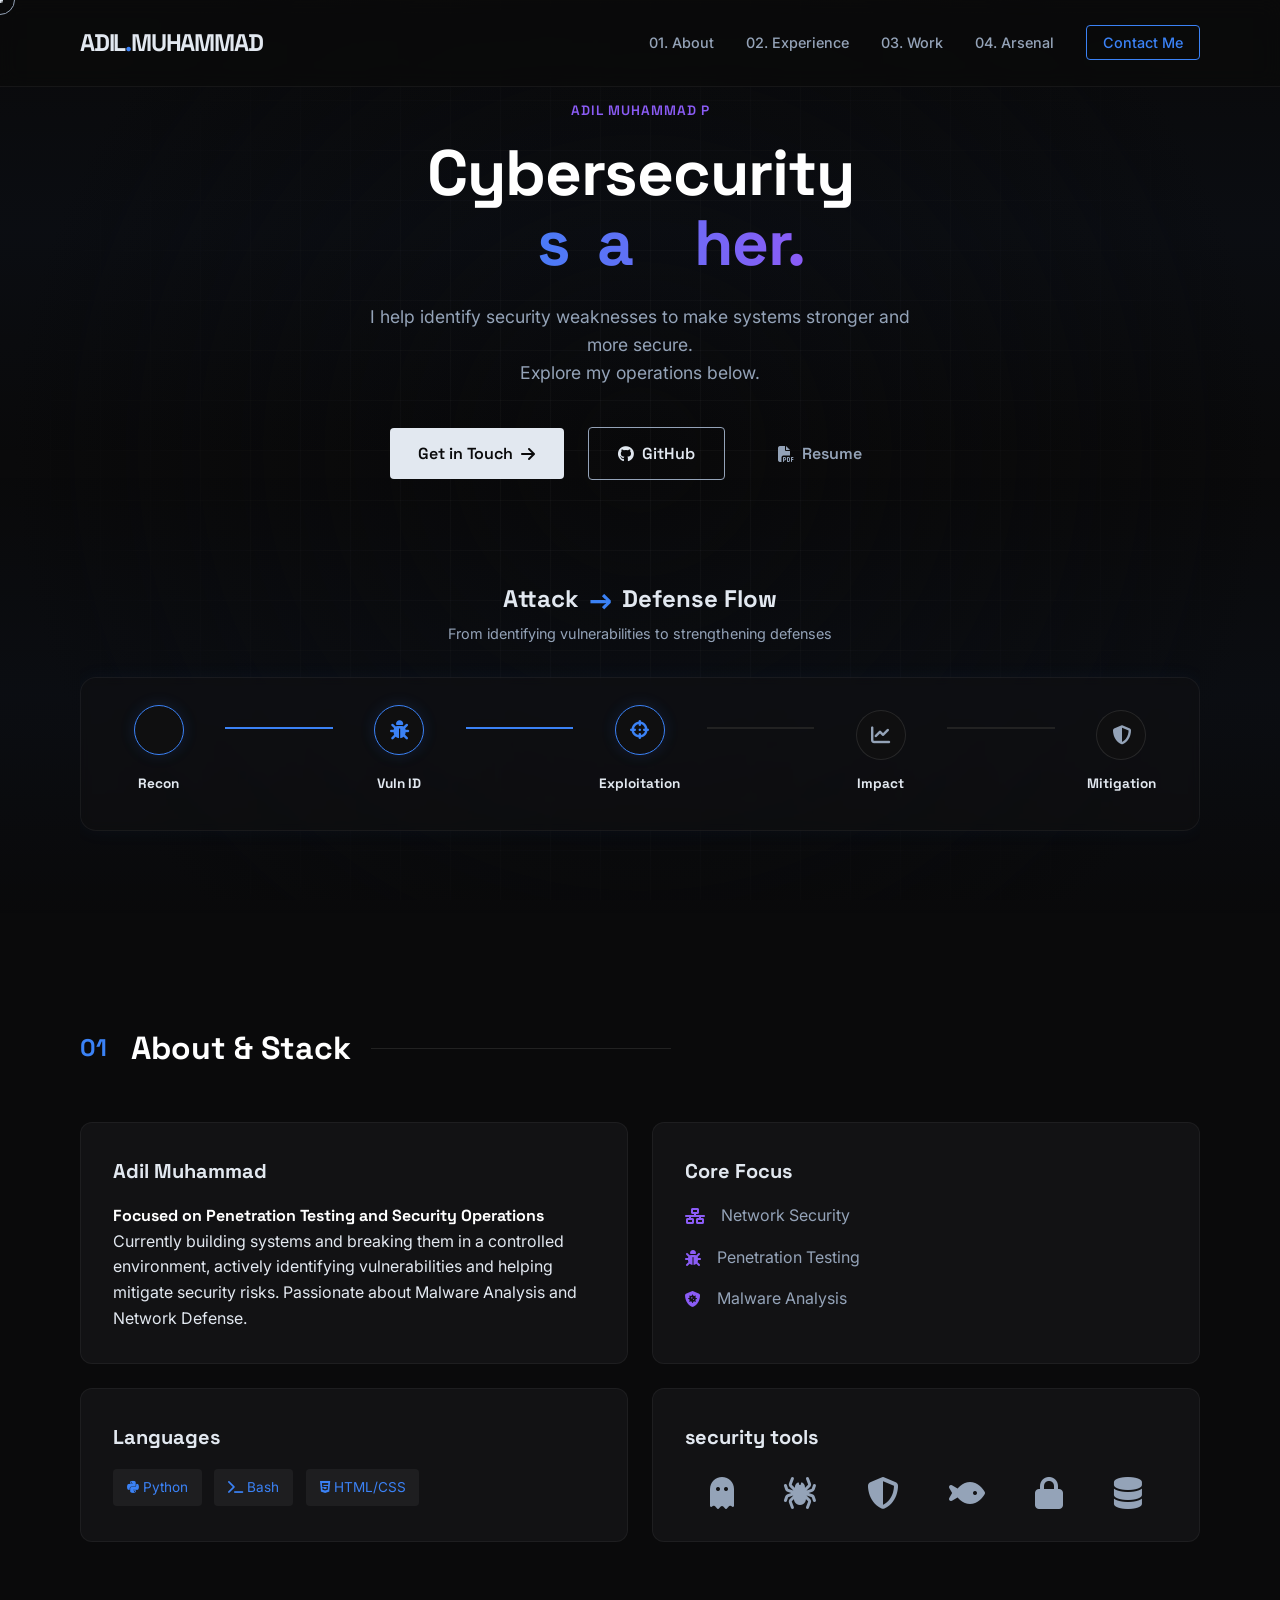
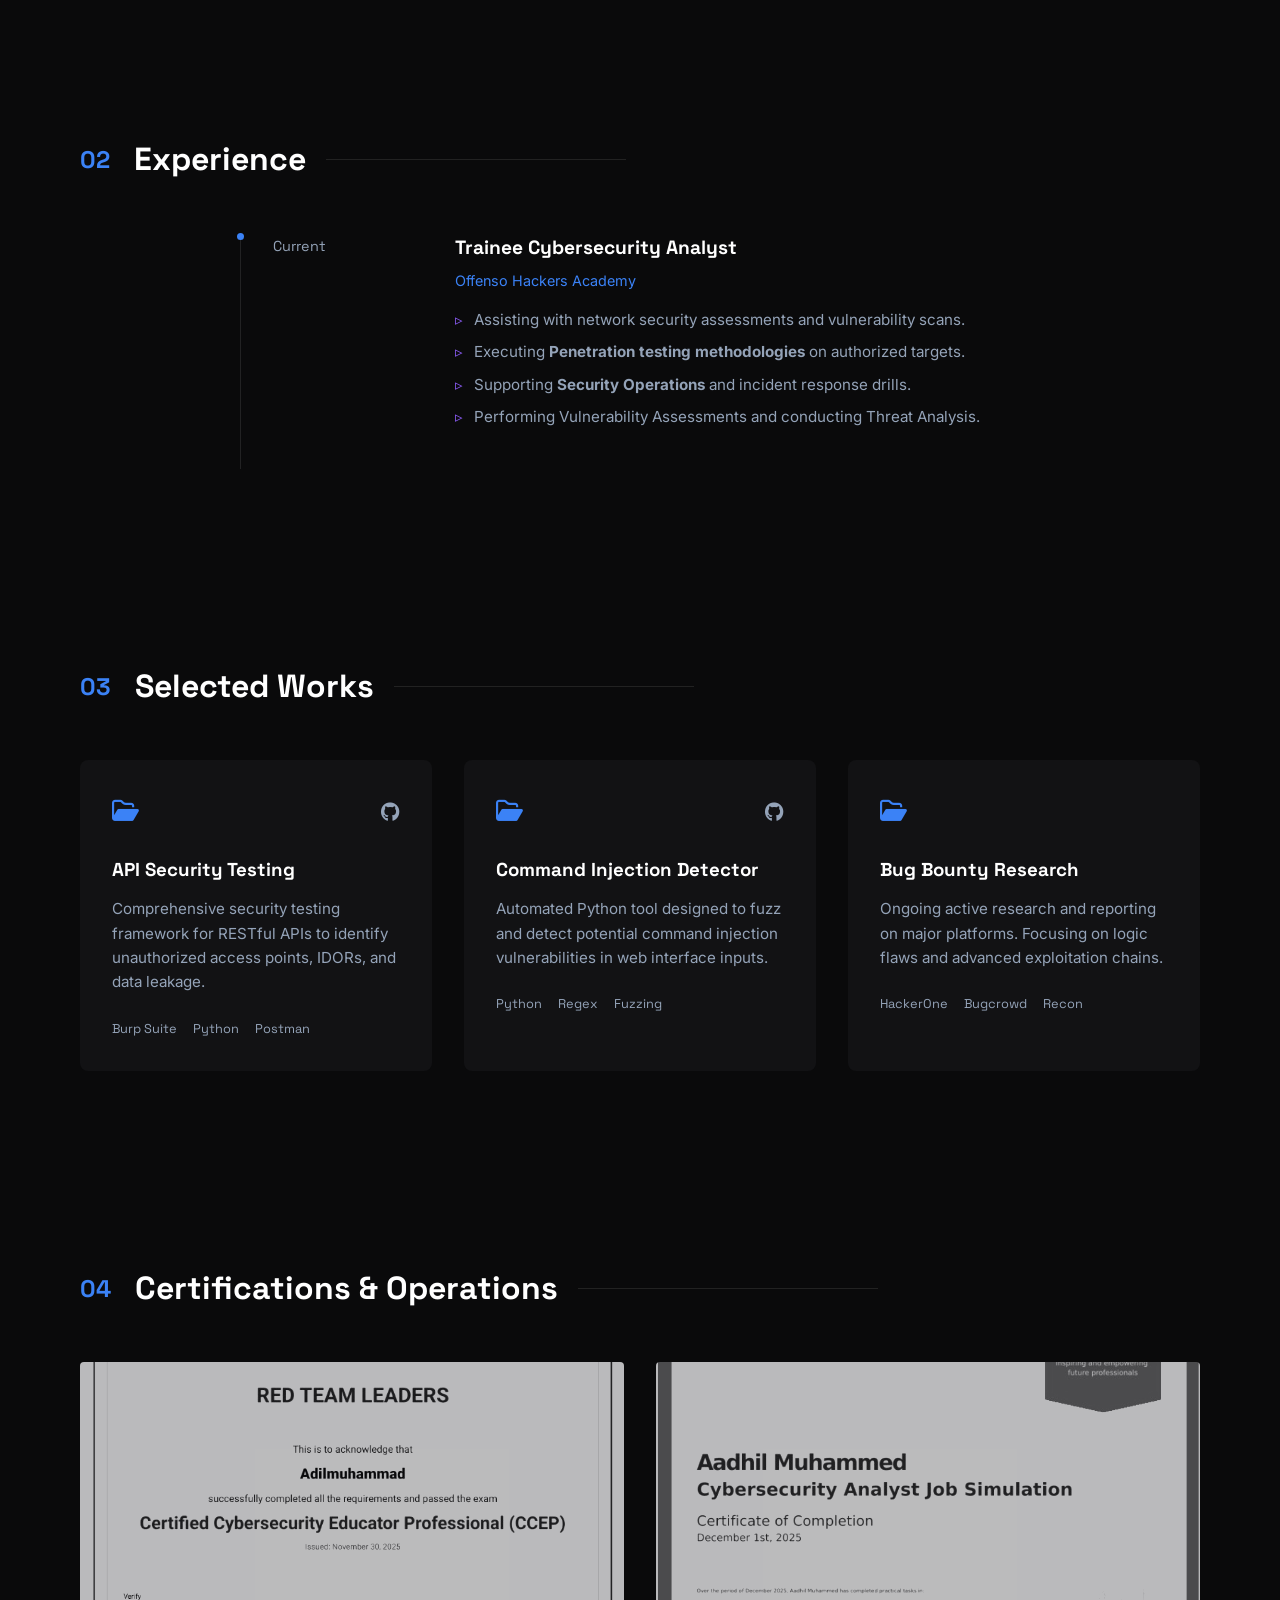
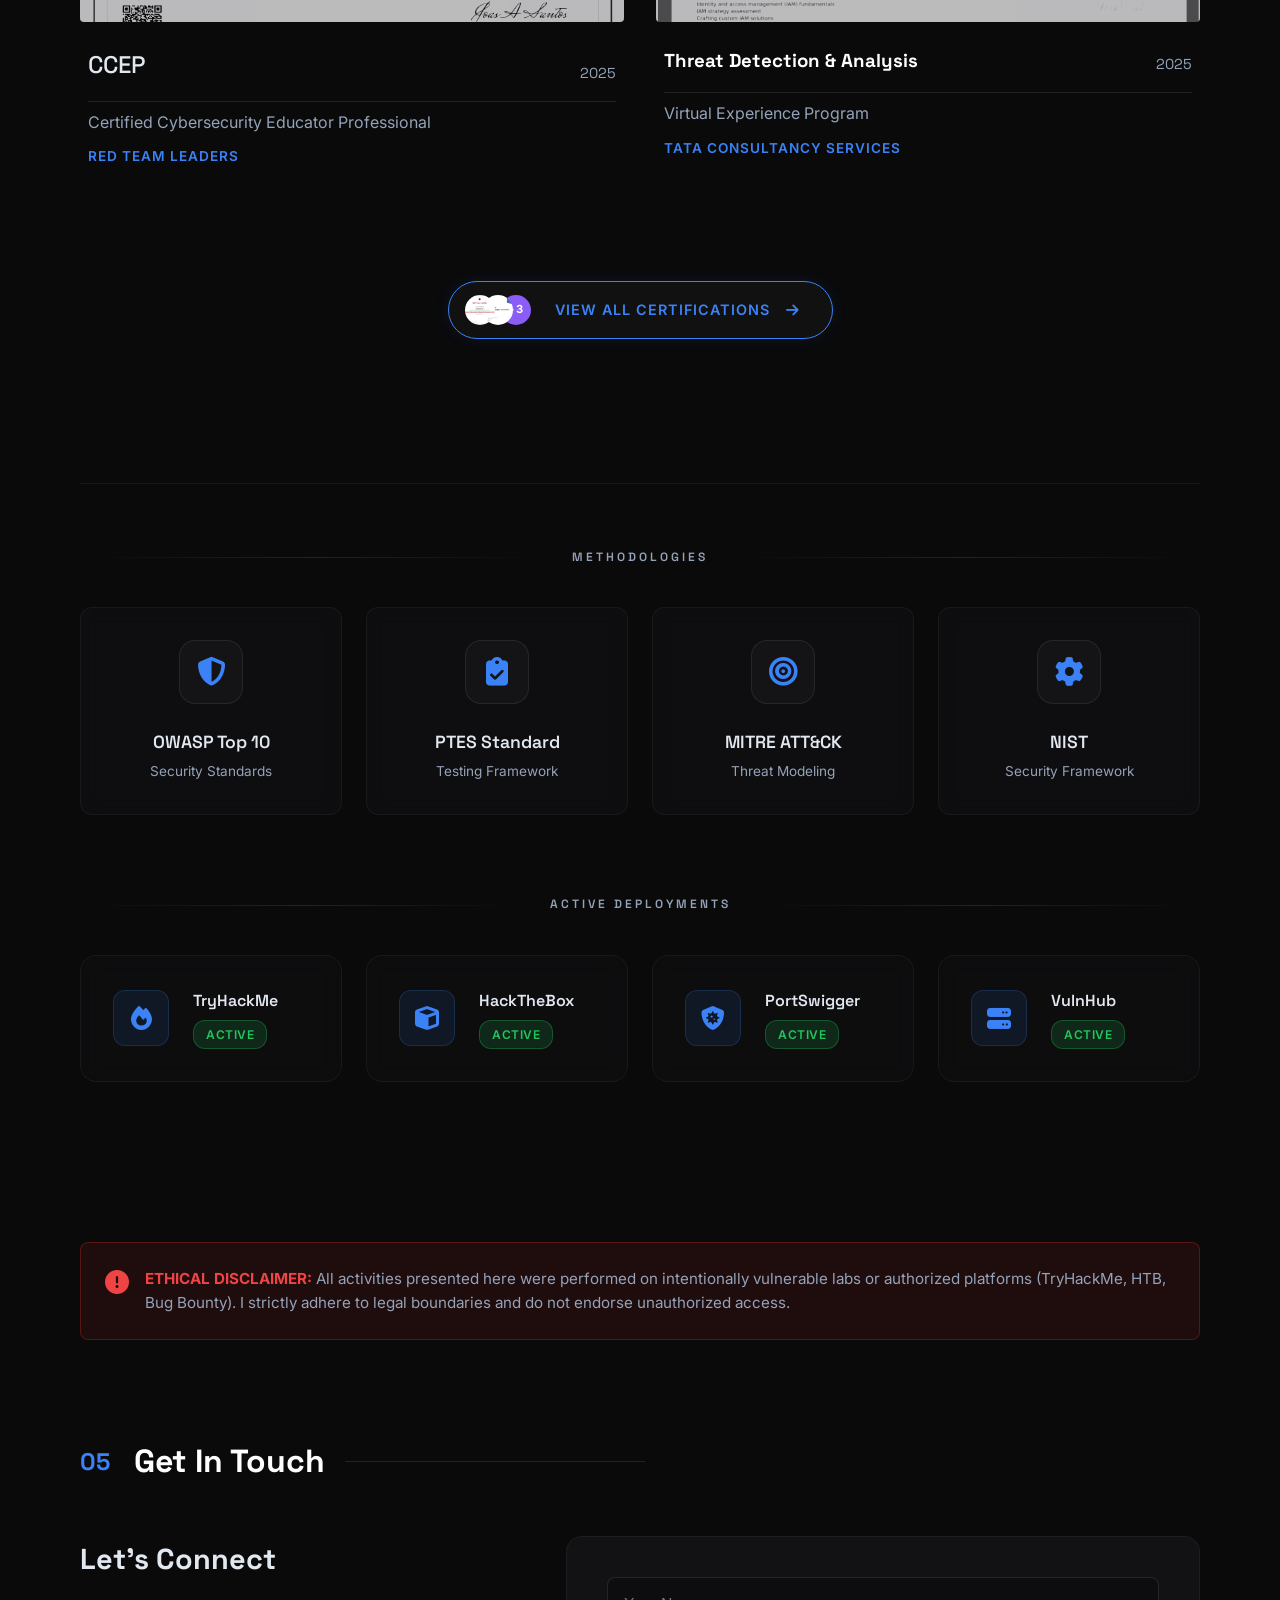
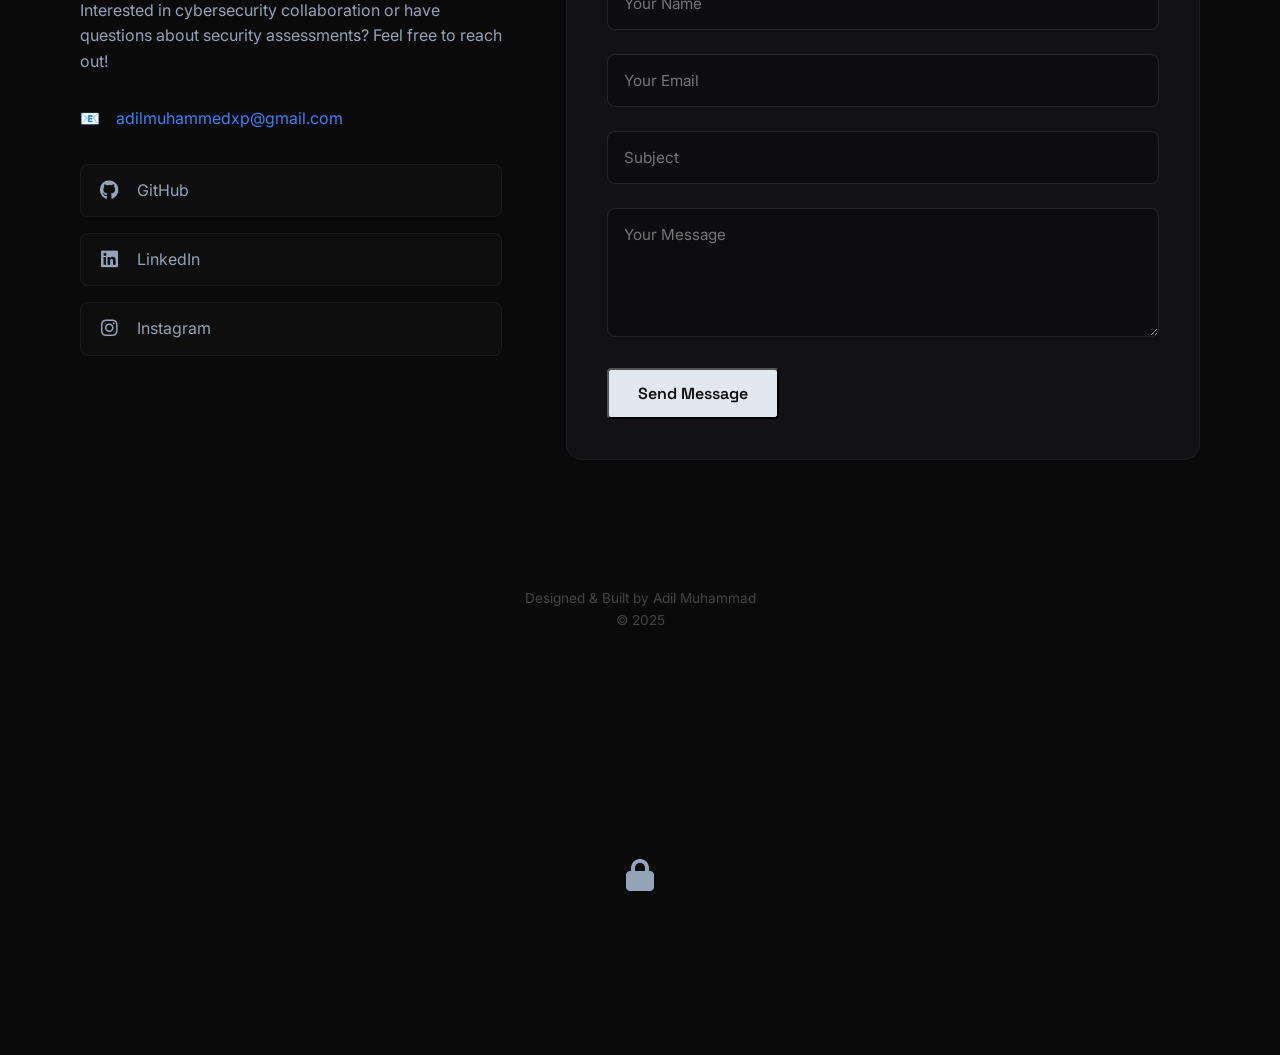
<file: index.html>
<!DOCTYPE html>
<html lang="en" class="scroll-smooth">

<head>
    <meta charset="UTF-8">
    <meta name="viewport" content="width=device-width, initial-scale=1.0">
    <title>Adil Muhammad | Security Operations</title>
    <meta name="description" content="Portfolio of Adil Muhammad - Cybersecurity Researcher & Penetration Tester">

    <!-- Fonts -->
    <link rel="preconnect" href="https://fonts.googleapis.com">
    <link rel="preconnect" href="https://fonts.gstatic.com" crossorigin>
    <link
        href="https://fonts.googleapis.com/css2?family=Inter:wght@300;400;500;600&family=Space+Grotesk:wght@400;500;600;700&display=swap"
        rel="stylesheet">
    <link rel="stylesheet" href="https://cdnjs.cloudflare.com/ajax/libs/font-awesome/6.4.0/css/all.min.css">

    <link rel="stylesheet" href="style.css">
</head>

<body>

    <!-- Custom Cursor -->
    <div class="cursor-dot" data-cursor-dot></div>
    <div class="cursor-outline" data-cursor-outline></div>

    <!-- Background Grid -->
    <div class="grid-bg"></div>
    <div class="vignette"></div>

    <!-- Navigation -->
    <nav class="navbar">
        <div class="container nav-container">
            <a href="#" class="logo">ADIL<span class="dot">.</span>MUHAMMAD</a>
            <div class="menu-toggle" id="mobile-menu">
                <span class="bar"></span>
                <span class="bar"></span>
            </div>
            <ul class="nav-menu">
                <li><a href="#about" class="nav-link">01. About</a></li>
                <li><a href="#experience" class="nav-link">02. Experience</a></li>
                <li><a href="#projects" class="nav-link">03. Work</a></li>
                <li><a href="#skills" class="nav-link">04. Arsenal</a></li>
                <li><a href="#contact" class="nav-link btn-contact">Contact Me</a></li>
            </ul>
        </div>
    </nav>

    <main>
        <!-- Hero Section -->
        <section id="hero" class="hero">
            <div class="container hero-container">
                <div class="hero-text fade-in-up">
                    <span class="accent-label">ADIL MUHAMMAD P</span>
                    <h1 class="glitch-header">Cybersecurity <br> <span class="text-gradient">Researcher.</span></h1>
                    <p class="hero-sub">
                        I help identify security weaknesses to make systems stronger and more secure. <br>
                        Explore my operations below.
                    </p>

                    <div class="cta-group">
                        <a href="#contact" class="btn btn-primary">
                            <span>Get in Touch</span>
                            <i class="fas fa-arrow-right"></i>
                        </a>
                        <a href="https://github.com/adilmhd-root" target="_blank" class="btn btn-secondary">
                            <i class="fab fa-github"></i>
                            <span>GitHub</span>
                        </a>
                        <a href="assets/Adil_Muhammad_Resume.pdf" download="Adil_Muhammad_Resume.pdf"
                            class="btn btn-ghost">
                            <i class="fas fa-file-pdf"></i>
                            <span>Resume</span>
                        </a>
                    </div>
                </div>

                <!-- Attack -> Defense Flow Visual -->
                <div class="flow-wrapper fade-in-up delay-1">
                    <div class="flow-header">
                        <h3>Attack <span class="accent-arrow">→</span> Defense Flow</h3>
                        <p>From identifying vulnerabilities to strengthening defenses</p>
                    </div>

                    <div class="attack-defense-flow">
                        <!-- Stage 1 -->
                        <div class="flow-stage" data-step="1">
                            <div class="flow-icon">
                                <i class="fas fa-radar"></i>
                            </div>
                            <div class="flow-content top">
                                <h4>Recon</h4>
                            </div>
                        </div>

                        <!-- Connector -->
                        <div class="flow-connector"></div>

                        <!-- Stage 2 -->
                        <div class="flow-stage" data-step="2">
                            <div class="flow-icon">
                                <i class="fas fa-bug"></i>
                            </div>
                            <div class="flow-content">
                                <h4>Vuln ID</h4>
                            </div>
                            <div class="flow-details">
                                <p>Mapping weaknesses & flaws</p>
                            </div>
                        </div>

                        <!-- Connector -->
                        <div class="flow-connector"></div>

                        <!-- Stage 3 -->
                        <div class="flow-stage" data-step="3">
                            <div class="flow-icon">
                                <i class="fas fa-crosshairs"></i>
                            </div>
                            <div class="flow-content top">
                                <h4>Exploitation</h4>
                            </div>
                        </div>

                        <!-- Connector -->
                        <div class="flow-connector"></div>

                        <!-- Stage 4 -->
                        <div class="flow-stage" data-step="4">
                            <div class="flow-icon">
                                <i class="fas fa-chart-line"></i>
                            </div>
                            <div class="flow-content">
                                <h4>Impact</h4>
                            </div>
                            <div class="flow-details">
                                <p>Assessing business severity</p>
                            </div>
                        </div>

                        <!-- Connector -->
                        <div class="flow-connector"></div>

                        <!-- Stage 5 -->
                        <div class="flow-stage defense-stage" data-step="5">
                            <div class="flow-icon">
                                <i class="fas fa-shield-alt"></i>
                            </div>
                            <div class="flow-content">
                                <h4>Mitigation</h4>
                            </div>
                            <div class="flow-details">
                                <p>Hardening & Patching</p>
                            </div>
                        </div>
                    </div>
                </div>
            </div>
        </section>

        <!-- Bento Grid About/Skills Hybrid -->
        <section id="about" class="section">
            <div class="container">
                <div class="section-header fade-in-up">
                    <span class="section-number">01</span>
                    <h2 class="section-title">About & Stack</h2>
                </div>

                <div class="bento-grid">
                    <!-- Profile Card -->
                    <div class="bento-card profile-card fade-in-up">
                        <h3>Adil Muhammad</h3>
                        <h4 class="big-heading">Focused on Penetration Testing and Security Operations</h4>
                        <p class="profile-text text-muted">
                            Currently building systems and breaking them in a controlled environment,
                            actively identifying vulnerabilities and helping mitigate security risks.
                            Passionate about Malware Analysis and Network Defense.
                        </p>
                    </div>

                    <!-- Core Focus -->
                    <div class="bento-card focus-card fade-in-up delay-1">
                        <h3>Core Focus</h3>
                        <div class="focus-list">
                            <div class="focus-item">
                                <i class="fas fa-network-wired"></i>
                                <span>Network Security</span>
                            </div>
                            <div class="focus-item">
                                <i class="fas fa-bug"></i>
                                <span>Penetration Testing</span>
                            </div>
                            <div class="focus-item">
                                <i class="fas fa-shield-virus"></i>
                                <span>Malware Analysis</span>
                            </div>
                        </div>
                    </div>

                    <!-- Tech Stack (Languages) -->
                    <div class="bento-card tech-card fade-in-up delay-2">
                        <h3>Languages</h3>
                        <div class="tag-cloud">
                            <span class="tag"><i class="fab fa-python"></i> Python</span>
                            <span class="tag"><i class="fas fa-terminal"></i> Bash</span>
                            <span class="tag"><i class="fab fa-html5"></i> HTML/CSS</span>
                        </div>
                    </div>

                    <!-- Tools (Badges) -->
                    <div class="bento-card tools-card fade-in-up delay-3">
                        <h3>security tools</h3>
                        <div class="tool-icons">
                            <i class="fas fa-ghost" title="Burp Suite"></i>
                            <i class="fas fa-spider" title="Nmap"></i>
                            <i class="fas fa-shield-alt" title="Nessus"></i>
                            <i class="fas fa-fish" title="Wireshark"></i>
                            <i class="fas fa-lock" title="John the Ripper"></i>
                            <i class="fas fa-database" title="SQLMap"></i>
                        </div>
                    </div>
                </div>
            </div>
        </section>

        <!-- Experience -->
        <section id="experience" class="section">
            <div class="container">
                <div class="section-header fade-in-up">
                    <span class="section-number">02</span>
                    <h2 class="section-title">Experience</h2>
                </div>

                <div class="experience-list">
                    <div class="exp-item fade-in-up">
                        <div class="exp-left">
                            <span class="exp-date">Current</span>
                        </div>
                        <div class="exp-content">
                            <h3>Trainee Cybersecurity Analyst</h3>
                            <span class="exp-company">Offenso Hackers Academy</span>
                            <ul class="exp-details">
                                <li>Assisting with network security assessments and vulnerability scans.</li>
                                <li>Executing <strong>Penetration testing methodologies</strong> on authorized targets.
                                </li>
                                <li>Supporting <strong>Security Operations</strong> and incident response drills.</li>
                                <li>Performing Vulnerability Assessments and conducting Threat Analysis.</li>
                            </ul>
                        </div>
                    </div>
                </div>
            </div>
        </section>

        <!-- Projects -->
        <section id="projects" class="section">
            <div class="container">
                <div class="section-header fade-in-up">
                    <span class="section-number">03</span>
                    <h2 class="section-title">Selected Works</h2>
                </div>

                <div class="project-grid">
                    <!-- Project 1 -->
                    <div class="project-card fade-in-up">
                        <div class="project-top">
                            <div class="folder-icon"><i class="far fa-folder-open"></i></div>
                            <div class="project-links">
                                <a href="https://github.com/adilmhd-root" target="_blank"><i
                                        class="fab fa-github"></i></a>
                            </div>
                        </div>
                        <h3>API Security Testing</h3>
                        <p>Comprehensive security testing framework for RESTful APIs to identify unauthorized access
                            points, IDORs, and data leakage.</p>
                        <div class="project-tags">
                            <span>Burp Suite</span>
                            <span>Python</span>
                            <span>Postman</span>
                        </div>
                    </div>

                    <!-- Project 2 -->
                    <div class="project-card fade-in-up delay-1">
                        <div class="project-top">
                            <div class="folder-icon"><i class="far fa-folder-open"></i></div>
                            <div class="project-links">
                                <a href="https://github.com/adilmhd-root" target="_blank"><i
                                        class="fab fa-github"></i></a>
                            </div>
                        </div>
                        <h3>Command Injection Detector</h3>
                        <p>Automated Python tool designed to fuzz and detect potential command injection vulnerabilities
                            in web interface inputs.</p>
                        <div class="project-tags">
                            <span>Python</span>
                            <span>Regex</span>
                            <span>Fuzzing</span>
                        </div>
                    </div>

                    <!-- Project 3 -->
                    <div class="project-card fade-in-up delay-2">
                        <div class="project-top">
                            <div class="folder-icon"><i class="far fa-folder-open"></i></div>
                        </div>
                        <h3>Bug Bounty Research</h3>
                        <p>Ongoing active research and reporting on major platforms. Focusing on logic flaws and
                            advanced exploitation chains.</p>
                        <div class="project-tags">
                            <span>HackerOne</span>
                            <span>Bugcrowd</span>
                            <span>Recon</span>
                        </div>
                    </div>
                </div>
            </div>
        </section>

        <!-- Combined Methodologies & Certs Section -->
        <!-- Modern Minimalist Intel Section -->
        <section id="skills" class="section">
            <div class="container">
                <div class="section-header fade-in-up">
                    <span class="section-number">04</span>
                    <h2 class="section-title">Certifications & Operations</h2>
                </div>

                <div class="intel-minimal">

                    <!-- Certification Gallery -->
                    <div class="cert-gallery">
                        <div class="cert-item fade-in-up">
                            <div class="cert-visual">
                                <img src="assets/certifications/ccep.jpg" alt="CCEP Certification">
                                <div class="cert-overlay"></div>
                            </div>
                            <div class="cert-info">
                                <div class="cert-header">
                                    <h3 class="cert-title">CCEP</h3>
                                    <span class="cert-year">2025</span>
                                </div>
                                <p class="cert-desc">Certified Cybersecurity Educator Professional</p>
                                <span class="cert-org">Red Team Leaders</span>
                            </div>
                        </div>

                        <div class="cert-item fade-in-up delay-1">
                            <div class="cert-visual">
                                <img src="assets/certifications/tcs-analyst.jpg" alt="TCS Analyst">
                                <div class="cert-overlay"></div>
                            </div>
                            <div class="cert-info">
                                <div class="cert-header">
                                    <h3 class="card-title">Threat Detection & Analysis</h3>
                                    <span class="cert-year">2025</span>
                                </div>
                                <p class="cert-desc">Virtual Experience Program</p>
                                <span class="cert-org">Tata Consultancy Services</span>
                            </div>
                        </div>
                    </div>

                    <!-- View All Certs Action -->
                    <div class="cert-action-row fade-in-up delay-1">
                        <a href="certifications.html" class="btn-highlight with-preview">
                            <div class="cert-stack-preview">
                                <img src="assets/certifications/ccep.jpg" alt="">
                                <img src="assets/certifications/tcs-analyst.jpg" alt="">
                                <div class="stack-more">+3</div>
                            </div>
                            <span>View All Certifications</span>
                            <i class="fas fa-arrow-right"></i>
                        </a>
                    </div>

                    <!-- Methodologies & Active Deployments - New Minimalist Design -->
                    <div class="methods-deployments-wrapper fade-in-up delay-2">
                        <!-- Frameworks Section -->
                        <div class="methodologies-section">
                            <div class="section-label">
                                <span class="label-line"></span>
                                <span class="label-text">METHODOLOGIES</span>
                                <span class="label-line"></span>
                            </div>
                            <div class="frameworks-grid">
                                <div class="framework-card" data-framework="owasp">
                                    <div class="framework-icon">
                                        <i class="fas fa-shield-alt"></i>
                                    </div>
                                    <div class="framework-content">
                                        <h4>OWASP Top 10</h4>
                                        <p>Security Standards</p>
                                    </div>
                                    <div class="framework-overlay"></div>
                                </div>
                                <div class="framework-card" data-framework="ptes">
                                    <div class="framework-icon">
                                        <i class="fas fa-clipboard-check"></i>
                                    </div>
                                    <div class="framework-content">
                                        <h4>PTES Standard</h4>
                                        <p>Testing Framework</p>
                                    </div>
                                    <div class="framework-overlay"></div>
                                </div>
                                <div class="framework-card" data-framework="mitre">
                                    <div class="framework-icon">
                                        <i class="fas fa-bullseye"></i>
                                    </div>
                                    <div class="framework-content">
                                        <h4>MITRE ATT&CK</h4>
                                        <p>Threat Modeling</p>
                                    </div>
                                    <div class="framework-overlay"></div>
                                </div>
                                <div class="framework-card" data-framework="nist">
                                    <div class="framework-icon">
                                        <i class="fas fa-cog"></i>
                                    </div>
                                    <div class="framework-content">
                                        <h4>NIST</h4>
                                        <p>Security Framework</p>
                                    </div>
                                    <div class="framework-overlay"></div>
                                </div>
                            </div>
                        </div>

                        <!-- Active Deployments Section -->
                        <div class="deployments-section">
                            <div class="section-label">
                                <span class="label-line"></span>
                                <span class="label-text">ACTIVE DEPLOYMENTS</span>
                                <span class="label-line"></span>
                            </div>
                            <div class="deployments-grid">
                                <a href="https://tryhackme.com/p/adilmuhammedxp" target="_blank" class="deployment-card"
                                    data-deployment="tryhackme">
                                    <div class="deployment-icon">
                                        <i class="fas fa-fire"></i>
                                    </div>
                                    <div class="deployment-info">
                                        <h4>TryHackMe</h4>
                                        <span class="deployment-status">Active</span>
                                    </div>
                                    <div class="deployment-glow"></div>
                                </a>
                                <a href="#" class="deployment-card" data-deployment="htb">
                                    <div class="deployment-icon">
                                        <i class="fas fa-cube"></i>
                                    </div>
                                    <div class="deployment-info">
                                        <h4>HackTheBox</h4>
                                        <span class="deployment-status">Active</span>
                                    </div>
                                    <div class="deployment-glow"></div>
                                </a>
                                <a href="#" class="deployment-card" data-deployment="portswigger">
                                    <div class="deployment-icon">
                                        <i class="fas fa-shield-virus"></i>
                                    </div>
                                    <div class="deployment-info">
                                        <h4>PortSwigger</h4>
                                        <span class="deployment-status">Active</span>
                                    </div>
                                    <div class="deployment-glow"></div>
                                </a>
                                <a href="#" class="deployment-card" data-deployment="vulnhub">
                                    <div class="deployment-icon">
                                        <i class="fas fa-server"></i>
                                    </div>
                                    <div class="deployment-info">
                                        <h4>VulnHub</h4>
                                        <span class="deployment-status">Active</span>
                                    </div>
                                    <div class="deployment-glow"></div>
                                </a>
                            </div>
                        </div>
                    </div>

                </div>
            </div>
        </section>

        <!-- Disclaimer -->
        <div class="container">
            <div class="disclaimer fade-in-up">
                <i class="fas fa-exclamation-circle"></i>
                <p><strong>ETHICAL DISCLAIMER:</strong> All activities presented here were performed on intentionally
                    vulnerable labs or authorized platforms (TryHackMe, HTB, Bug Bounty). I strictly adhere to legal
                    boundaries and do not endorse unauthorized access.</p>
            </div>
        </div>

        <!-- Contact -->
        <section id="contact" class="contact section">
            <div class="container">
                <div class="section-header fade-in-up">
                    <span class="section-number">05</span>
                    <h2 class="section-title">Get In Touch</h2>
                </div>

                <div class="contact-content fade-in-up">

                    <!-- Contact Info -->
                    <div class="contact-info">
                        <h3>Let's Connect</h3>
                        <p>
                            Interested in cybersecurity collaboration or have questions
                            about security assessments? Feel free to reach out!
                        </p>

                        <div class="contact-details">
                            <div class="contact-item">
                                <span class="contact-icon">📧</span>
                                <a href="mailto:adilmuhammedxp@gmail.com">
                                    adilmuhammedxp@gmail.com
                                </a>
                            </div>
                        </div>

                        <div class="social-links">
                            <a href="https://github.com/adilmhd-root" target="_blank" class="social-link">
                                <i class="fab fa-github"></i> GitHub
                            </a>
                            <a href="https://www.linkedin.com/in/adil-muhammad-738918295/" target="_blank"
                                class="social-link">
                                <i class="fab fa-linkedin"></i> LinkedIn
                            </a>
                            <a href="https://www.instagram.com/aadhil_.mhd/" target="_blank" class="social-link">
                                <i class="fab fa-instagram"></i> Instagram
                            </a>
                        </div>
                    </div>

                    <!-- Contact Form -->
                    <div class="contact-form-container">
                        <form class="contact-form">
                            <div class="form-group">
                                <input type="text" name="name" placeholder="Your Name" required>
                            </div>

                            <div class="form-group">
                                <input type="email" name="email" placeholder="Your Email" required>
                            </div>

                            <div class="form-group">
                                <input type="text" name="subject" placeholder="Subject" required>
                            </div>

                            <div class="form-group">
                                <textarea name="message" placeholder="Your Message" rows="5" required></textarea>
                            </div>

                            <button type="submit" class="btn btn-primary">
                                Send Message
                            </button>
                        </form>
                    </div>

                </div>
            </div>
        </section>

        <footer>
            <div class="container footer-content">
                <p>Designed & Built by Adil Muhammad</p>
                <p class="copyright">&copy; 2025</p>
            </div>
        </footer>

        <!-- End Section Interaction -->
        <div class="end-section-trigger">
            <div class="end-interaction-content">
                <div class="lock-wrapper">
                    <i class="fas fa-lock lock-icon"></i>
                    <i class="fas fa-check check-icon"></i>
                </div>
                <div class="end-cursor">_</div>
            </div>
        </div>
    </main>

    <script src="script.js"></script>
</body>

</html>
</file>
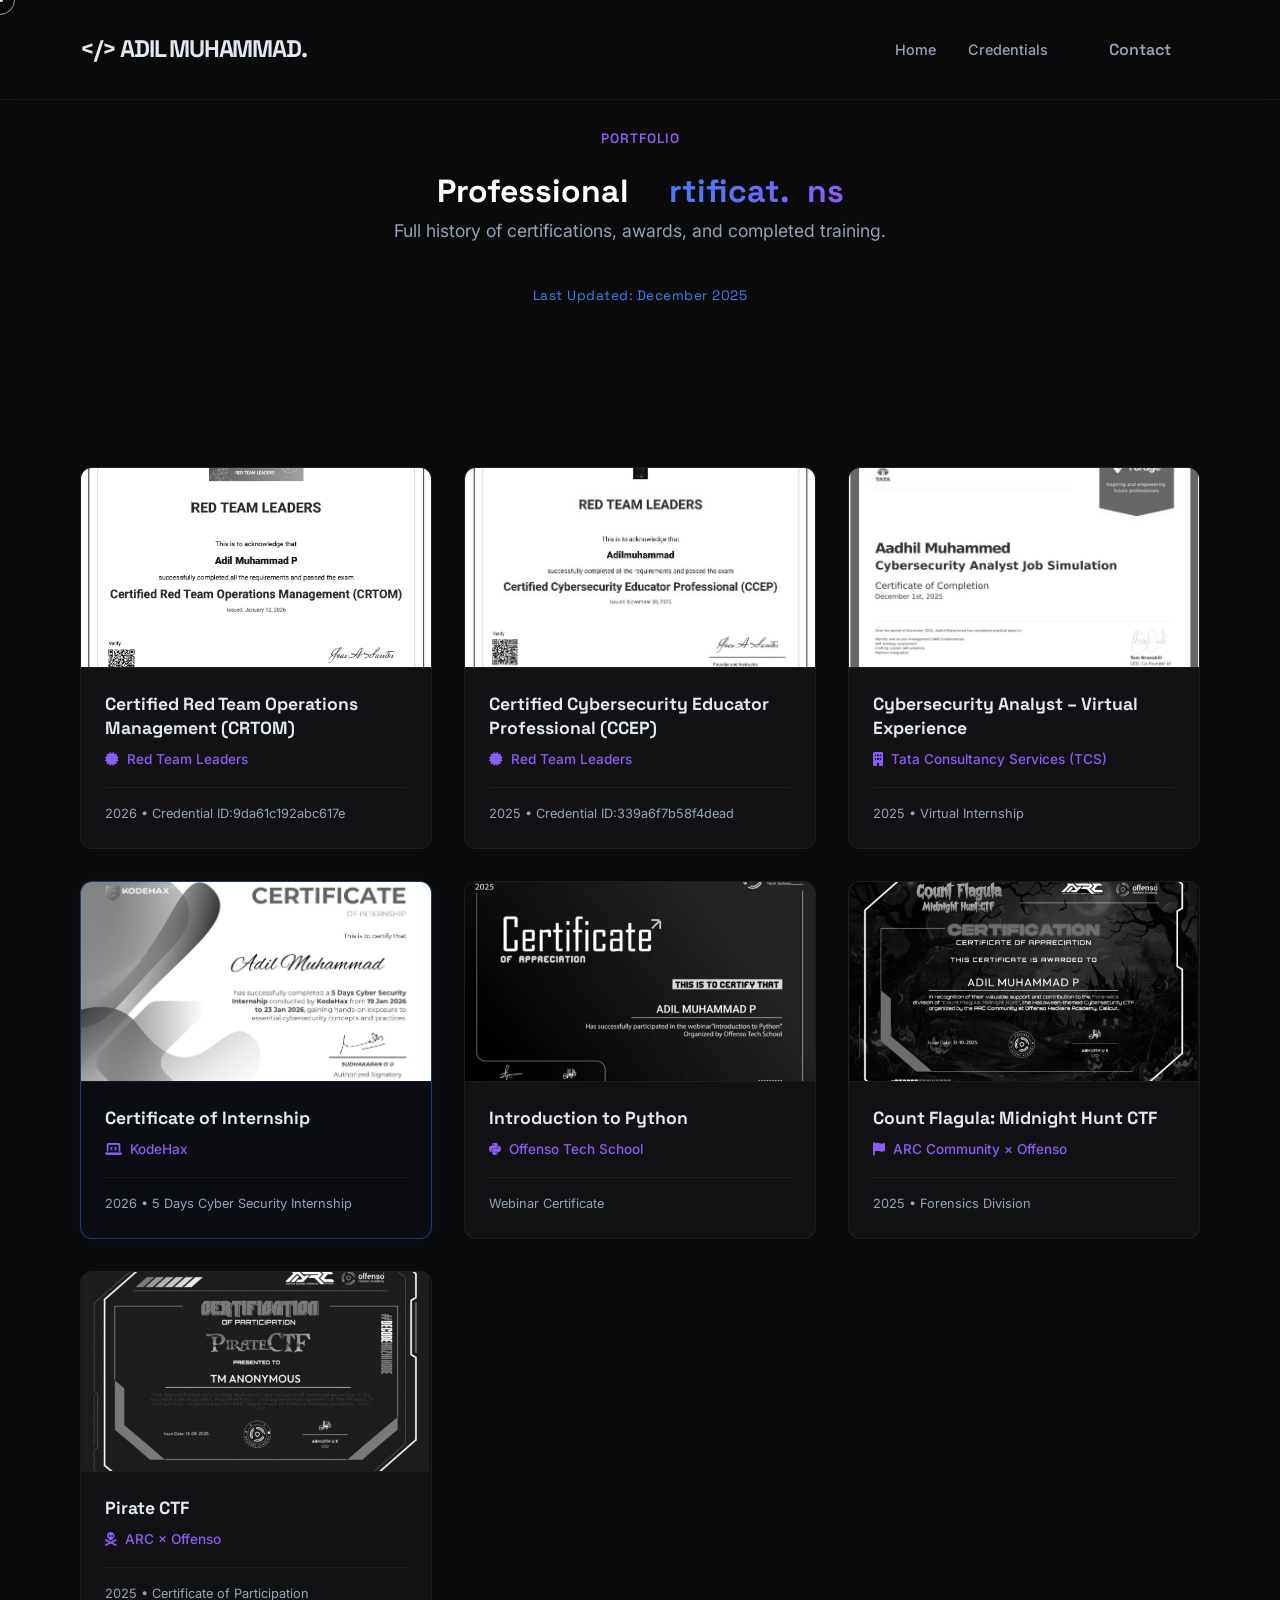
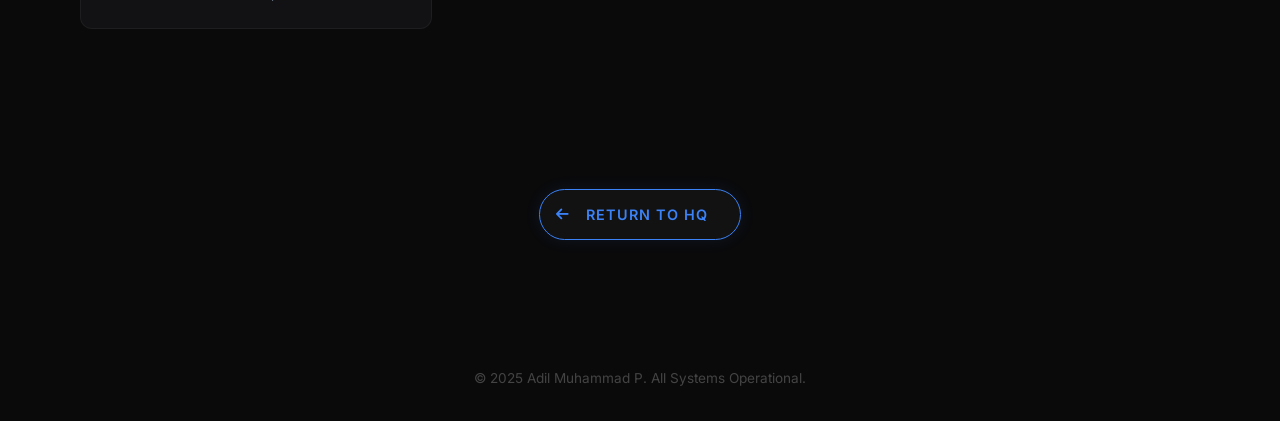
<file: certifications.html>
<!DOCTYPE html>
<html lang="en">

<head>
    <meta charset="UTF-8">
    <meta name="viewport" content="width=device-width, initial-scale=1.0">
    <title>Credentials Archive | ADIL MUHAMMAD P</title>
    <link rel="stylesheet" href="style.css">
    <link rel="stylesheet" href="https://cdnjs.cloudflare.com/ajax/libs/font-awesome/6.4.0/css/all.min.css">
    <link
        href="https://fonts.googleapis.com/css2?family=Inter:wght@400;500;600;700&family=JetBrains+Mono:wght@400;500&display=swap"
        rel="stylesheet">
</head>

<body>

    <!-- Nav (Same as Index) -->
    <nav class="navbar">
        <div class="container nav-container">
            <a href="index.html" class="logo">
                <span class="logo-symbol">&lt;/&gt;</span> ADIL<span class="logo-accent"> MUHAMMAD.</span>
            </a>
            <div class="menu-toggle" id="mobile-menu">
                <span class="bar"></span>
                <span class="bar"></span>
                <span class="bar"></span>
            </div>
            <ul class="nav-menu">
                <li><a href="index.html" class="nav-link">Home</a></li>
                <li><a href="index.html#skills" class="nav-link">Credentials</a></li>
                <li><a href="index.html#contact" class="nav-link btn btn-outline">Contact</a></li>
            </ul>
        </div>
    </nav>

    <!-- Header -->
    <header class="cert-page-header">
        <div class="container">
            <span class="accent-label">Portfolio</span>
            <h1 class="glitch-header">Professional <span class="text-gradient">Certifications</span></h1>
            <p class="hero-sub">Full history of certifications, awards, and completed training.</p>
            <p class="last-updated">Last Updated: December 2025</p>
        </div>
    </header>

    <!-- Cert Grid -->
    <section class="section">
        <div class="container">
            <div class="cert-page-grid fade-in-up">

                <!-- 1. CRTOM -->
                <div class="cert-full-card">
                    <div class="cert-full-image">
                        <img src="assets/certifications/crtom.png" alt="CRTOM">
                    </div>
                    <div class="cert-full-info">
                        <div>
                            <h3>Certified Red Team Operations Management (CRTOM)</h3>
                            <div class="cert-issuer">
                                <i class="fas fa-certificate"></i> Red Team Leaders
                            </div>
                        </div>
                        <div class="cert-meta">
                            <span>2026</span> • </span>Credential ID:9da61c192abc617e</span>
                        </div>
                    </div>
                </div>

                <!-- 2. CCEP -->
                <div class="cert-full-card">
                    <div class="cert-full-image">
                        <img src="assets/certifications/ccep.jpg" alt="CCEP">
                    </div>
                    <div class="cert-full-info">
                        <div>
                            <h3>Certified Cybersecurity Educator Professional (CCEP)</h3>
                            <div class="cert-issuer">
                                <i class="fas fa-certificate"></i> Red Team Leaders
                            </div>
                        </div>
                        <div class="cert-meta">
                            <span>2025</span> • <span>Credential ID:339a6f7b58f4dead</span>
                        </div>
                    </div>
                </div>

                <!-- 3. TCS Analyst -->
                <div class="cert-full-card">
                    <div class="cert-full-image">
                        <img src="assets/certifications/tcs-analyst.jpg" alt="TCS Analyst">
                    </div>
                    <div class="cert-full-info">
                        <div>
                            <h3>Cybersecurity Analyst – Virtual Experience</h3>
                            <div class="cert-issuer">
                                <i class="fas fa-building"></i> Tata Consultancy Services (TCS)
                            </div>
                        </div>
                        <div class="cert-meta">
                            <span>2025</span> • <span>Virtual Internship</span>
                        </div>
                    </div>
                </div>

                <!-- 4. KodeHax Internship -->
                <div class="cert-full-card cert-card-highlight">
                    <div class="cert-full-image">
                        <img src="assets/certifications/kodehax_intern.jpeg" alt="KodeHax Internship">
                    </div>
                    <div class="cert-full-info">
                        <div>
                            <h3>Certificate of Internship</h3>
                            <div class="cert-issuer">
                                <i class="fas fa-laptop-code"></i> KodeHax
                            </div>
                        </div>
                        <div class="cert-meta">
                            <span>2026</span> • </span>5 Days Cyber Security Internship</span>
                        </div>
                    </div>
                </div>

                <!-- 5. Python Webinar -->
                <div class="cert-full-card">
                    <div class="cert-full-image">
                        <img src="assets/certifications/python.png" alt="Python Cert">
                    </div>
                    <div class="cert-full-info">
                        <div>
                            <h3>Introduction to Python</h3>
                            <div class="cert-issuer">
                                <i class="fab fa-python"></i> Offenso Tech School
                            </div>
                        </div>
                        <div class="cert-meta">
                            <span>Webinar Certificate</span>
                        </div>
                    </div>
                </div>

                <!-- 6. Count Flagula CTF -->
                <div class="cert-full-card">
                    <div class="cert-full-image">
                        <img src="assets/certifications/midnightctf.png" alt="Count Flagula CTF">
                    </div>
                    <div class="cert-full-info">
                        <div>
                            <h3>Count Flagula: Midnight Hunt CTF</h3>
                            <div class="cert-issuer">
                                <i class="fas fa-flag"></i> ARC Community × Offenso
                            </div>
                        </div>
                        <div class="cert-meta">
                            <span>2025</span> • </span>Forensics Division</span>
                        </div>
                    </div>
                </div>

                <!-- 7. Pirate CTF -->
                <div class="cert-full-card">
                    <div class="cert-full-image">
                        <img src="assets/certifications/piratectf.png" alt="Pirate CTF">
                    </div>
                    <div class="cert-full-info">
                        <div>
                            <h3>Pirate CTF</h3>
                            <div class="cert-issuer">
                                <i class="fas fa-skull-crossbones"></i> ARC × Offenso
                            </div>
                        </div>
                        <div class="cert-meta">
                            <span>2025</span> • </span>Certificate of Participation</span>
                        </div>
                    </div>
                </div>
            </div>

            <div style="text-align: center; margin-top: 4rem;">
                <a href="index.html" class="btn-highlight">
                    <i class="fas fa-arrow-left"></i> Return to HQ
                </a>
            </div>

        </div>
    </section>

    <footer>
        <div class="container">
            <p>&copy; 2025 Adil Muhammad P. All Systems Operational.</p>
        </div>
    </footer>

    <div class="cursor-dot" data-cursor-dot></div>
    <div class="cursor-outline" data-cursor-outline></div>

    <script src="script.js"></script>
</body>

</html>
</file>
<file: style.css>
/* Google Fonts */
@import url('https://fonts.googleapis.com/css2?family=Inter:wght@300;400;500;600;700&family=Space+Grotesk:wght@400;500;600;700&display=swap');

:root {
    --bg-dark: #0a0a0b;
    --bg-card: #121214;
    --text-main: #e2e8f0;
    --text-muted: #94a3b8;
    --accent-primary: #3b82f6;
    /* Modern Blue */
    --accent-secondary: #8b5cf6;
    /* Violet */
    --accent-glow: rgba(59, 130, 246, 0.15);

    --font-sans: 'Inter', sans-serif;
    --font-heading: 'Space Grotesk', sans-serif;

    --transition: all 0.25s cubic-bezier(0.645, 0.045, 0.355, 1);
}

* {
    margin: 0;
    padding: 0;
    box-sizing: border-box;
}

html {
    scroll-behavior: smooth;
    font-size: 16px;
    background-color: var(--bg-dark);
    overflow-x: hidden;
    /* Added strict overflow control */
    width: 100%;
}

body {
    font-family: var(--font-sans);
    color: var(--text-main);
    line-height: 1.6;
    overflow-x: hidden;
    width: 100%;
    position: relative;
    cursor: none;
}

/* --- Custom Cursor --- */
.cursor-dot,
.cursor-outline {
    position: fixed;
    top: 0;
    left: 0;
    transform: translate(-50%, -50%);
    border-radius: 50%;
    z-index: 9999;
    pointer-events: none;
    /* Ensure cursor doesn't trigger scroll on edge */
    will-change: transform;
}

.cursor-dot {
    width: 5px;
    height: 5px;
    background-color: var(--text-main);
}

.cursor-outline {
    width: 30px;
    height: 30px;
    border: 1px solid var(--text-muted);
    transition: width 0.2s, height 0.2s, background-color 0.2s;
}

/* Hover State for Cursor */
body.hovering .cursor-outline {
    width: 50px;
    height: 50px;
    background-color: rgba(255, 255, 255, 0.1);
    border-color: transparent;
}

/* --- Background Grid --- */
.grid-bg {
    position: fixed;
    top: 0;
    left: 0;
    width: 100%;
    /* Changed from 100vw to prevent scrollbar shift */
    height: 100%;
    /* Changed from 100vh */
    z-index: -2;
    background-size: 50px 50px;
    background-image:
        linear-gradient(to right, rgba(255, 255, 255, 0.03) 1px, transparent 1px),
        linear-gradient(to bottom, rgba(255, 255, 255, 0.03) 1px, transparent 1px);
    pointer-events: none;
}

.vignette {
    position: fixed;
    top: 0;
    left: 0;
    width: 100%;
    /* Changed from 100vw */
    height: 100%;
    /* Changed from 100vh */
    z-index: -1;
    background: radial-gradient(circle at center, transparent 0%, var(--bg-dark) 80%);
    pointer-events: none;
}

/* --- Utility Classes --- */
.container {
    width: 90%;
    max-width: 1200px;
    margin: 0 auto;
    padding: 0 1rem;
}

.section {
    padding: 6rem 0;
}

h1,
h2,
h3,
h4 {
    font-family: var(--font-heading);
    color: #fff;
}

a {
    text-decoration: none;
    color: inherit;
    transition: var(--transition);
}

ul {
    list-style: none;
}

/* --- Navbar --- */
.navbar {
    position: fixed;
    top: 0;
    width: 100%;
    padding: 1.5rem 0;
    background: rgba(10, 10, 11, 0.8);
    backdrop-filter: blur(10px);
    z-index: 100;
    border-bottom: 1px solid rgba(255, 255, 255, 0.05);
}

.nav-container {
    display: flex;
    justify-content: space-between;
    align-items: center;
}

.logo {
    font-family: var(--font-heading);
    font-weight: 700;
    font-size: 1.5rem;
    letter-spacing: -0.05em;
}

.dot {
    color: var(--accent-primary);
}

.nav-menu {
    display: flex;
    gap: 2rem;
    align-items: center;
}

.nav-link {
    font-size: 0.9rem;
    font-weight: 500;
    color: var(--text-muted);
}

.nav-link:hover {
    color: var(--accent-primary);
}

.btn-contact {
    border: 1px solid var(--accent-primary);
    color: var(--accent-primary);
    padding: 0.5rem 1rem;
    border-radius: 4px;
    transition: var(--transition);
}

.btn-contact:hover {
    background: rgba(59, 130, 246, 0.1);
}

/* --- Hero Section & Layout Fixes --- */
.hero {
    min-height: auto;
    /* Remove 100vh constraint for better fit */
    padding-bottom: 4rem;
    padding-top: 100px;
    /* Offset for header */
}

.hero-container {
    display: flex;
    /* Changed from Grid to Flex Column */
    flex-direction: column;
    align-items: center;
    /* Center content */
    gap: 4rem;
}

.accent-label {
    font-size: 0.85rem;
    color: var(--accent-secondary);
    font-family: var(--font-heading);
    font-weight: 600;
    text-transform: uppercase;
    letter-spacing: 1px;
    margin-bottom: 1rem;
    display: block;
}

.hero h1 {
    font-size: 4rem;
    line-height: 1.1;
    margin-bottom: 1.5rem;
    letter-spacing: -1px;
    text-align: center;
}

.text-gradient {
    background: linear-gradient(90deg, var(--accent-primary), var(--accent-secondary));
    -webkit-background-clip: text;
    background-clip: text;
    /* Added standard property */
    -webkit-text-fill-color: transparent;
}

.hero-text {
    text-align: center;
    /* Center Align Text */
    max-width: 800px;
    padding: 0 1rem;
    /* Added padding to prevent text touching edges on small screens */
}

.hero-sub {
    font-size: 1.1rem;
    color: var(--text-muted);
    max-width: 600px;
    margin: 0 auto 2.5rem auto;
    /* Center Align Subtext */
    text-align: center;
    padding: 0 1rem;
}

.cta-group {
    display: flex;
    align-items: center;
    gap: 1.5rem;
    flex-wrap: wrap;
    justify-content: center;
}

.btn {
    display: inline-flex;
    align-items: center;
    gap: 0.5rem;
    padding: 0.8rem 1.8rem;
    border-radius: 4px;
    font-weight: 600;
    font-size: 1rem;
    cursor: pointer;
    font-family: var(--font-heading);
}

.btn-primary {
    background: var(--text-main);
    color: var(--bg-dark);
}

.btn-primary:hover {
    background: #fff;
    transform: translateY(-2px);
    box-shadow: 0 4px 15px rgba(255, 255, 255, 0.15);
}

.btn-secondary {
    border: 1px solid var(--text-muted);
    color: var(--text-main);
}

.btn-secondary:hover {
    border-color: var(--text-main);
    background: rgba(255, 255, 255, 0.05);
}

.btn-ghost {
    color: var(--text-muted);
}

.btn-ghost:hover {
    color: var(--text-main);
}

/* Button Animation States */
.btn.processing {
    transform: scale(0.95) !important;
    pointer-events: none;
    opacity: 0.8;
}

.btn .fa-check {
    animation: scaleCheck 0.3s cubic-bezier(0.175, 0.885, 0.32, 1.275) forwards;
}

@keyframes scaleCheck {
    0% {
        transform: scale(0);
        opacity: 0;
    }

    100% {
        transform: scale(1);
        opacity: 1;
    }
}

/* --- Attack/Defense Flow Visual --- */
.flow-wrapper {
    width: 100%;
    margin-top: 2rem;
    max-width: 100%;
    /* Changed from 100vw to 100% to avoid scrollbar width issues */
    overflow-x: clip;
    /* Modern clean cut without scrollbar */
    padding-bottom: 2rem;
    /* Give space for shadow/hover effects */
}

.flow-header {
    text-align: center;
    margin-bottom: 2rem;
}

.flow-header h3 {
    font-size: 1.5rem;
    color: var(--text-main);
    display: flex;
    align-items: center;
    justify-content: center;
    gap: 10px;
}

.accent-arrow {
    color: var(--accent-primary);
    font-size: 1.8rem;
}

.flow-header p {
    color: var(--text-muted);
    font-size: 0.9rem;
}

.attack-defense-flow {
    display: flex;
    justify-content: space-between;
    align-items: flex-start;
    /* Changed from center to align tops properly */
    padding: 1.5rem 1rem;
    /* Reduced padding */
    background: rgba(18, 18, 20, 0.4);
    border: 1px solid rgba(255, 255, 255, 0.05);
    border-radius: 16px;
    backdrop-filter: blur(5px);
    position: relative;
    width: 100%;
    /* overflow-x: auto; Removed auto scroll to force fit */
    flex-wrap: nowrap;
    /* Keep on one line for desktop */
}

.flow-stage {
    display: flex;
    flex-direction: column;
    align-items: center;
    text-align: center;
    position: relative;
    padding: 0.5rem;
    /* Reduced padding */
    cursor: pointer;
    transition: var(--transition);
    min-width: 0;
    /* Allow shrinking below content size */
    flex: 1 1 0px;
    /* Distribute space evenly and allow shrink */
    overflow: visible;
    /* Show tooltips/shadows */
}

.flow-icon {
    width: 50px;
    /* Slightly smaller */
    height: 50px;
    background: #0f0f10;
    border: 1px solid rgba(255, 255, 255, 0.1);
    border-radius: 50%;
    display: flex;
    align-items: center;
    justify-content: center;
    font-size: 1.2rem;
    color: var(--text-muted);
    margin-bottom: 0.8rem;
    transition: var(--transition);
    z-index: 2;
    position: relative;
    flex-shrink: 0;
    /* Don't squash icon */
}

.flow-content {
    width: 100%;
}

.flow-content h4 {
    font-size: 0.85rem;
    /* Smaller font for better fit */
    margin-bottom: 0.2rem;
    color: var(--text-main);
    white-space: nowrap;
    /* Try to keep one line */
    overflow: hidden;
    text-overflow: ellipsis;
    /* Handle overflow gracefully */
}

.flow-tag {
    font-size: 0.7rem;
    color: var(--accent-secondary);
    text-transform: uppercase;
    letter-spacing: 0.5px;
    font-weight: 600;
    display: block;
}

.flow-details {
    position: absolute;
    top: 100%;
    /* Place directly below */
    left: 50%;
    transform: translateX(-50%);
    width: 160px;
    /* Slightly constrained width */
    background: #1a1a1f;
    padding: 0.8rem;
    border-radius: 8px;
    border: 1px solid rgba(255, 255, 255, 0.1);
    opacity: 0;
    pointer-events: none;
    transition: var(--transition);
    z-index: 10;
    box-shadow: 0 10px 20px rgba(0, 0, 0, 0.5);
    margin-top: 10px;
}

.flow-details p {
    font-size: 0.75rem;
    color: var(--text-muted);
}

/* Animations & States */
.flow-stage:hover .flow-icon,
.flow-stage.active .flow-icon {
    border-color: var(--accent-primary);
    color: var(--accent-primary);
    box-shadow: 0 0 15px var(--accent-glow);
    transform: translateY(-5px);
}

.flow-stage.defense-stage:hover .flow-icon,
.flow-stage.defense-stage.active .flow-icon {
    border-color: #22c55e;
    color: #22c55e;
    box-shadow: 0 0 15px rgba(34, 197, 94, 0.3);
}

.flow-stage:hover .flow-details {
    opacity: 1;
    transform: translateX(-50%) translateY(0);
}

/* Connectors */
.flow-connector {
    flex-grow: 1;
    height: 2px;
    background: #222;
    margin: 0 5px;
    /* Reduced margins */
    align-self: flex-start;
    /* Move line higher? */
    margin-top: 25px;
    /* Align with center of 50px icon (25px) */
    position: relative;
    overflow: hidden;
    min-width: 10px;
    /* Allow shrinking but keep VISIBLE */
    flex-shrink: 1;
}

.flow-connector::after {
    content: '';
    position: absolute;
    top: 0;
    left: -100%;
    width: 100%;
    height: 100%;
    background: var(--accent-primary);
    transition: left 0.5s ease;
}

.flow-connector.active::after {
    left: 0;
}

/* Mobile Responsive Flow */
@media (max-width: 900px) {
    .attack-defense-flow {
        flex-direction: column;
        align-items: flex-start;
        padding: 1.5rem;
    }

    .flow-stage {
        flex-direction: row;
        align-items: center;
        text-align: left;
        width: 100%;
        margin-bottom: 0;
        padding: 1rem 0;
        min-width: unset;
        /* Reset min-width constraints */
        flex: unset;
    }

    .flow-icon {
        margin-bottom: 0;
        margin-right: 1.5rem;
        width: 50px;
        height: 50px;
        font-size: 1.2rem;
    }

    .flow-content {
        width: auto;
    }

    .flow-content h4 {
        white-space: normal;
        /* Allow wrap on mobile */
        overflow: visible;
    }

    .flow-details {
        position: static;
        opacity: 1;
        width: auto;
        transform: none;
        background: transparent;
        border: none;
        box-shadow: none;
        padding: 0;
        margin-top: 0.5rem;
        pointer-events: auto;
    }

    .flow-details p {
        display: block;
        /* Show always on mobile */
        margin-top: 5px;
    }

    .flow-connector {
        width: 2px;
        height: 30px;
        margin: 0;
        margin-left: 25px;
        /* Center with 50px icon */
        margin-top: -10px;
        /* Pull up to connect */
        margin-bottom: -10px;
        /* Pull down */
        align-self: flex-start;
        min-width: unset;
    }

    .flow-connector::after {
        top: -100%;
        left: 0;
        width: 100%;
        height: 100%;
        transition: top 0.5s ease;
    }

    .flow-connector.active::after {
        top: 0;
    }
}


/* --- Section Headers --- */
.section-header {
    display: flex;
    align-items: center;
    gap: 1.5rem;
    margin-bottom: 3rem;
}

.section-number {
    font-family: var(--font-heading);
    font-size: 1.5rem;
    color: var(--accent-primary);
    font-weight: 700;
}

.section-title {
    font-size: 2rem;
    position: relative;
    width: 100%;
    display: flex;
    align-items: center;
    white-space: nowrap;
}

.section-title::after {
    content: '';
    display: block;
    height: 1px;
    width: 200px;
    /* fixed width line */
    background: #222;
    margin-left: 20px;
    width: 100%;
    max-width: 300px;
}

/* --- Bento Grid --- */
.bento-grid {
    display: grid;
    grid-template-columns: repeat(4, 1fr);
    grid-template-rows: auto auto;
    gap: 1.5rem;
}

.bento-card {
    background: var(--bg-card);
    border: 1px solid rgba(255, 255, 255, 0.05);
    border-radius: 12px;
    padding: 2rem;
    transition: var(--transition);
    position: relative;
    overflow: hidden;
}

.bento-card:hover {
    border-color: rgba(255, 255, 255, 0.1);
    transform: translateY(-5px);
}

.profile-card {
    grid-column: span 2;
}

.focus-card {
    grid-column: span 2;
}

.tech-card {
    grid-column: span 2;
}

.tools-card {
    grid-column: span 2;
}

.bento-card h3 {
    margin-bottom: 1rem;
    color: var(--text-main);
    font-size: 1.25rem;
}

.role {
    color: var(--accent-primary);
    margin-bottom: 1rem;
    font-weight: 500;
}

.bio {
    font-size: 0.95rem;
    color: var(--text-muted);
}

.focus-list {
    display: flex;
    flex-direction: column;
    gap: 1rem;
}

.focus-item {
    display: flex;
    align-items: center;
    gap: 1rem;
    color: var(--text-muted);
}

.focus-item i {
    color: var(--accent-secondary);
}

.tag-cloud {
    display: flex;
    flex-wrap: wrap;
    gap: 0.8rem;
}

.tag {
    background: rgba(255, 255, 255, 0.05);
    padding: 0.4rem 0.8rem;
    border-radius: 4px;
    font-size: 0.85rem;
    color: var(--accent-primary);
    border: 1px solid transparent;
}

.tools-card .tool-icons {
    display: flex;
    justify-content: space-around;
    font-size: 2rem;
    color: var(--text-muted);
    margin-top: 1.5rem;
}

.tool-icons i:hover {
    color: var(--accent-primary);
    transition: 0.3s;
}

/* --- Experience --- */
.experience-list {
    max-width: 800px;
    margin: 0 auto;
}

.exp-item {
    display: grid;
    grid-template-columns: 150px 1fr;
    gap: 2rem;
    padding-bottom: 2rem;
    border-left: 1px solid rgba(255, 255, 255, 0.1);
    padding-left: 2rem;
    position: relative;
}

.exp-item::before {
    content: '';
    position: absolute;
    left: -4px;
    top: 0;
    width: 7px;
    height: 7px;
    border-radius: 50%;
    background: var(--accent-primary);
}

.exp-date {
    font-family: var(--font-heading);
    color: var(--text-muted);
    font-size: 0.9rem;
}

.exp-content h3 {
    font-size: 1.2rem;
    margin-bottom: 0.3rem;
}

.exp-company {
    color: var(--accent-primary);
    font-size: 0.9rem;
    margin-bottom: 1rem;
    display: block;
}

.exp-details li {
    margin-bottom: 0.5rem;
    font-size: 0.95rem;
    color: var(--text-muted);
    padding-left: 1.2rem;
    position: relative;
}

.exp-details li::before {
    content: '▹';
    position: absolute;
    left: 0;
    color: var(--accent-secondary);
}

/* --- Projects --- */
.project-grid {
    display: grid;
    grid-template-columns: repeat(auto-fill, minmax(300px, 1fr));
    gap: 2rem;
}

.project-card {
    background: var(--bg-card);
    padding: 2rem;
    border-radius: 8px;
    transition: var(--transition);
    cursor: pointer;
}

.project-card:hover {
    transform: translateY(-7px);
    background: #1a1a1f;
}

.project-top {
    display: flex;
    justify-content: space-between;
    margin-bottom: 1.5rem;
    font-size: 1.5rem;
}

.folder-icon {
    color: var(--accent-primary);
}

.project-links a {
    font-size: 1.2rem;
    color: var(--text-muted);
}

.project-links a:hover {
    color: var(--accent-primary);
}

.project-card h3 {
    margin-bottom: 0.8rem;
    transition: var(--transition);
}

.project-card:hover h3 {
    color: var(--accent-primary);
}

.project-card p {
    color: var(--text-muted);
    font-size: 0.95rem;
    margin-bottom: 1.5rem;
}

.project-tags {
    display: flex;
    gap: 1rem;
    font-size: 0.8rem;
    font-family: var(--font-heading);
    color: var(--text-muted);
}

/* --- Intel: Modern Minimalist --- */
.intel-minimal {
    display: flex;
    flex-direction: column;
    gap: 4rem;
}

/* Cert Gallery */
.cert-gallery {
    display: grid;
    grid-template-columns: repeat(auto-fit, minmax(400px, 1fr));
    gap: 2rem;
}

.cert-item {
    display: flex;
    flex-direction: column;
    gap: 1.5rem;
    transition: var(--transition);
}

.cert-visual {
    width: 100%;
    height: 260px;
    border-radius: 4px;
    overflow: hidden;
    position: relative;
    background: #1a1a1f;
}

.cert-visual img {
    width: 100%;
    height: 100%;
    object-fit: cover;
    filter: grayscale(100%) contrast(1.2);
    transition: all 0.5s ease;
    opacity: 0.7;
}

.cert-item:hover .cert-visual img {
    filter: grayscale(0%) contrast(1);
    transform: scale(1.03);
    opacity: 1;
}

.cert-info {
    padding: 0 0.5rem;
}

.cert-header {
    display: flex;
    justify-content: space-between;
    align-items: flex-end;
    margin-bottom: 0.5rem;
    border-bottom: 1px solid rgba(255, 255, 255, 0.1);
    padding-bottom: 1rem;
}

.cert-title {
    font-size: 1.5rem;
    font-weight: 500;
    color: var(--text-main);
}

.cert-year {
    font-family: var(--font-heading);
    font-size: 0.9rem;
    color: var(--text-muted);
}

.cert-desc {
    color: var(--text-muted);
    font-size: 1rem;
    margin-bottom: 0.5rem;
}

.cert-org {
    font-size: 0.85rem;
    text-transform: uppercase;
    letter-spacing: 1px;
    color: var(--accent-primary);
    font-weight: 600;
}

/* --- Methodologies & Active Deployments - New Minimalist Design --- */
.methods-deployments-wrapper {
    display: flex;
    flex-direction: column;
    gap: 5rem;
    padding-top: 4rem;
    border-top: 1px solid rgba(255, 255, 255, 0.05);
    margin-top: 3rem;
}

/* Section Label */
.section-label {
    display: flex;
    align-items: center;
    gap: 1.5rem;
    margin-bottom: 2.5rem;
}

.label-line {
    flex: 1;
    height: 1px;
    background: linear-gradient(90deg, transparent, rgba(255, 255, 255, 0.1), transparent);
}

.label-text {
    font-size: 0.75rem;
    text-transform: uppercase;
    letter-spacing: 3px;
    color: var(--text-muted);
    font-weight: 600;
    font-family: var(--font-heading);
    white-space: nowrap;
}

/* Methodologies Section */
.methodologies-section {
    width: 100%;
}

.frameworks-grid {
    display: grid;
    grid-template-columns: repeat(auto-fit, minmax(240px, 1fr));
    gap: 1.5rem;
}

.framework-card {
    position: relative;
    background: rgba(18, 18, 20, 0.6);
    border: 1px solid rgba(255, 255, 255, 0.05);
    border-radius: 12px;
    padding: 2rem;
    display: flex;
    flex-direction: column;
    align-items: center;
    text-align: center;
    gap: 1rem;
    overflow: hidden;
    cursor: pointer;
    transition: all 0.4s cubic-bezier(0.175, 0.885, 0.32, 1.275);
    backdrop-filter: blur(10px);
    animation: float 6s ease-in-out infinite;
}

.framework-card:nth-child(1) {
    animation-delay: 0s;
}

.framework-card:nth-child(2) {
    animation-delay: 1.5s;
}

.framework-card:nth-child(3) {
    animation-delay: 3s;
}

.framework-card:nth-child(4) {
    animation-delay: 4.5s;
}

.framework-card::before {
    content: '';
    position: absolute;
    top: 0;
    left: 0;
    right: 0;
    bottom: 0;
    background: linear-gradient(135deg, rgba(59, 130, 246, 0.05) 0%, rgba(139, 92, 246, 0.05) 100%);
    opacity: 0;
    transition: opacity 0.4s ease;
    z-index: 0;
}

.framework-card:hover::before {
    opacity: 1;
}

.framework-overlay {
    position: absolute;
    top: -50%;
    left: -50%;
    width: 200%;
    height: 200%;
    background: radial-gradient(circle, rgba(59, 130, 246, 0.1) 0%, transparent 70%);
    opacity: 0;
    transition: opacity 0.6s ease;
    z-index: 1;
}

.framework-card:hover .framework-overlay {
    opacity: 1;
    animation: pulse 2s ease-in-out infinite;
}

.framework-icon {
    position: relative;
    z-index: 2;
    width: 64px;
    height: 64px;
    border-radius: 16px;
    background: rgba(255, 255, 255, 0.03);
    border: 1px solid rgba(255, 255, 255, 0.08);
    display: flex;
    align-items: center;
    justify-content: center;
    font-size: 1.8rem;
    color: var(--accent-primary);
    transition: all 0.4s cubic-bezier(0.175, 0.885, 0.32, 1.275);
    margin-bottom: 0.5rem;
}

.framework-card:hover .framework-icon {
    transform: translateY(-8px) scale(1.05);
    border-color: var(--accent-primary);
    box-shadow: 0 10px 30px rgba(59, 130, 246, 0.3);
    background: rgba(59, 130, 246, 0.1);
}

.framework-content {
    position: relative;
    z-index: 2;
}

.framework-content h4 {
    font-size: 1.1rem;
    font-weight: 600;
    color: var(--text-main);
    margin-bottom: 0.3rem;
    transition: color 0.3s ease;
}

.framework-card:hover .framework-content h4 {
    color: var(--accent-primary);
}

.framework-content p {
    font-size: 0.85rem;
    color: var(--text-muted);
    font-weight: 400;
}

.framework-card:hover {
    transform: translateY(-6px) !important;
    border-color: rgba(255, 255, 255, 0.15);
    box-shadow: 0 20px 40px rgba(0, 0, 0, 0.3);
    animation: none;
}

/* Subtle floating animation */
@keyframes float {

    0%,
    100% {
        transform: translateY(0px);
    }

    50% {
        transform: translateY(-10px);
    }
}

/* Deployments Section */
.deployments-section {
    width: 100%;
}

.deployments-grid {
    display: grid;
    grid-template-columns: repeat(auto-fit, minmax(200px, 1fr));
    gap: 1.5rem;
}

.deployment-card {
    position: relative;
    background: rgba(18, 18, 20, 0.4);
    border: 1px solid rgba(255, 255, 255, 0.05);
    border-radius: 16px;
    padding: 2rem;
    display: flex;
    align-items: center;
    gap: 1.5rem;
    overflow: hidden;
    text-decoration: none;
    transition: all 0.5s cubic-bezier(0.175, 0.885, 0.32, 1.275);
    backdrop-filter: blur(10px);
    animation: float 8s ease-in-out infinite;
}

.deployment-card:nth-child(1) {
    animation-delay: 0s;
}

.deployment-card:nth-child(2) {
    animation-delay: 2s;
}

.deployment-card:nth-child(3) {
    animation-delay: 4s;
}

.deployment-card:nth-child(4) {
    animation-delay: 6s;
}

.deployment-card::after {
    content: '';
    position: absolute;
    top: 0;
    left: -100%;
    width: 100%;
    height: 100%;
    background: linear-gradient(90deg, transparent, rgba(255, 255, 255, 0.05), transparent);
    transition: left 0.6s ease;
}

.deployment-card:hover::after {
    left: 100%;
}

.deployment-glow {
    position: absolute;
    top: 50%;
    left: 50%;
    width: 0;
    height: 0;
    border-radius: 50%;
    background: radial-gradient(circle, rgba(59, 130, 246, 0.2) 0%, transparent 70%);
    transform: translate(-50%, -50%);
    transition: width 0.6s ease, height 0.6s ease;
    z-index: 0;
}

.deployment-card:hover .deployment-glow {
    width: 300px;
    height: 300px;
}

.deployment-icon {
    position: relative;
    z-index: 2;
    width: 56px;
    height: 56px;
    border-radius: 12px;
    background: rgba(59, 130, 246, 0.1);
    border: 1px solid rgba(59, 130, 246, 0.2);
    display: flex;
    align-items: center;
    justify-content: center;
    font-size: 1.5rem;
    color: var(--accent-primary);
    transition: all 0.4s cubic-bezier(0.175, 0.885, 0.32, 1.275);
    flex-shrink: 0;
}

.deployment-card:hover .deployment-icon {
    transform: rotate(5deg) scale(1.1);
    background: rgba(59, 130, 246, 0.2);
    box-shadow: 0 8px 24px rgba(59, 130, 246, 0.4);
}

.deployment-info {
    position: relative;
    z-index: 2;
    flex: 1;
}

.deployment-info h4 {
    font-size: 1rem;
    font-weight: 600;
    color: var(--text-main);
    margin-bottom: 0.4rem;
    transition: color 0.3s ease;
}

.deployment-card:hover .deployment-info h4 {
    color: var(--accent-primary);
}

.deployment-status {
    display: inline-block;
    font-size: 0.75rem;
    padding: 0.25rem 0.75rem;
    border-radius: 12px;
    background: rgba(34, 197, 94, 0.15);
    color: #22c55e;
    font-weight: 600;
    text-transform: uppercase;
    letter-spacing: 0.5px;
    border: 1px solid rgba(34, 197, 94, 0.3);
    transition: all 0.3s ease;
}

.deployment-card:hover .deployment-status {
    background: rgba(34, 197, 94, 0.25);
    box-shadow: 0 0 15px rgba(34, 197, 94, 0.3);
    transform: scale(1.05);
}

.deployment-card:hover {
    transform: translateY(-8px) translateX(4px) !important;
    border-color: rgba(59, 130, 246, 0.3);
    box-shadow: 0 20px 50px rgba(0, 0, 0, 0.4);
    animation: none;
}

/* Animations */
@keyframes pulse {

    0%,
    100% {
        transform: scale(1);
        opacity: 0.6;
    }

    50% {
        transform: scale(1.1);
        opacity: 0.8;
    }
}

/* Staggered Animation for Cards */
.frameworks-grid .framework-card:nth-child(1) {
    animation-delay: 0.1s;
}

.frameworks-grid .framework-card:nth-child(2) {
    animation-delay: 0.2s;
}

.frameworks-grid .framework-card:nth-child(3) {
    animation-delay: 0.3s;
}

.frameworks-grid .framework-card:nth-child(4) {
    animation-delay: 0.4s;
}

.deployments-grid .deployment-card:nth-child(1) {
    animation-delay: 0.1s;
}

.deployments-grid .deployment-card:nth-child(2) {
    animation-delay: 0.2s;
}

.deployments-grid .deployment-card:nth-child(3) {
    animation-delay: 0.3s;
}

.deployments-grid .deployment-card:nth-child(4) {
    animation-delay: 0.4s;
}

/* Mobile Responsive */
@media (max-width: 900px) {
    .methods-deployments-wrapper {
        gap: 4rem;
    }

    .frameworks-grid,
    .deployments-grid {
        grid-template-columns: 1fr;
    }

    .deployment-card {
        flex-direction: column;
        text-align: center;
        padding: 1.5rem;
    }

    .deployment-info {
        text-align: center;
    }

    .label-line {
        flex: 0.5;
    }
}


/* Mobile Minimal */
@media (max-width: 900px) {
    .cert-gallery {
        grid-template-columns: 1fr;
    }

    .ops-bar {
        flex-direction: column-reverse;
        /* Stack Labs then Methods or vice versa */
        gap: 3rem;
    }

    .ops-divider {
        display: none;
    }

    .emblem-grid {
        justify-content: center;
    }

    .cert-visual {
        height: 220px;
    }
}

/* Restoring Contact Sub */
.contact-sub {
    color: var(--text-muted);
    font-size: 1.2rem;
    margin-bottom: 3rem;
    max-width: 600px;
    margin-left: auto;
    margin-right: auto;
}

.contact-actions {
    display: flex;
    flex-direction: column;
    align-items: center;
    gap: 2rem;
}

.btn-lg {
    padding: 1rem 3rem;
    font-size: 1.2rem;
}

.social-links {
    display: flex;
    gap: 2rem;
    font-size: 1.5rem;
}

.social-links a:hover {
    color: var(--accent-primary);
    transform: translateY(-3px);
}

/* --- Contact Section (Redesigned) --- */
.contact-content {
    display: grid;
    grid-template-columns: 1fr 1.5fr;
    gap: 4rem;
    align-items: start;
    margin-top: 2rem;
}

.contact-info h3 {
    font-size: 1.8rem;
    margin-bottom: 1rem;
    color: var(--text-main);
}

.contact-info p {
    color: var(--text-muted);
    line-height: 1.6;
    margin-bottom: 2rem;
    font-size: 1rem;
}

.contact-item {
    display: flex;
    align-items: center;
    gap: 1rem;
    margin-bottom: 2rem;
    font-size: 1rem;
}

.contact-item a {
    color: var(--accent-primary);
    text-decoration: none;
    transition: var(--transition);
}

.contact-item a:hover {
    text-decoration: underline;
}

.social-links {
    display: flex;
    flex-direction: column;
    gap: 1rem;
}

.social-link {
    display: flex;
    align-items: center;
    gap: 1rem;
    color: var(--text-muted);
    font-size: 1rem;
    padding: 0.8rem 1rem;
    border: 1px solid rgba(255, 255, 255, 0.05);
    border-radius: 8px;
    background: rgba(255, 255, 255, 0.02);
    transition: var(--transition);
}

.social-link i {
    font-size: 1.2rem;
    width: 24px;
    text-align: center;
}

.social-link:hover {
    background: rgba(255, 255, 255, 0.05);
    border-color: var(--accent-primary);
    color: var(--text-main);
    transform: translateX(5px);
}

/* Contact Form */
.contact-form-container {
    background: var(--bg-card);
    padding: 2.5rem;
    border-radius: 16px;
    border: 1px solid rgba(255, 255, 255, 0.05);
}

.form-group {
    margin-bottom: 1.5rem;
}

.contact-form input,
.contact-form textarea {
    width: 100%;
    padding: 1rem;
    background: rgba(10, 10, 12, 0.6);
    border: 1px solid rgba(255, 255, 255, 0.1);
    border-radius: 8px;
    color: var(--text-main);
    font-family: var(--font-body);
    font-size: 0.95rem;
    transition: var(--transition);
}

.contact-form textarea {
    resize: vertical;
}

.contact-form input:focus,
.contact-form textarea:focus {
    outline: none;
    border-color: var(--accent-primary);
    background: rgba(10, 10, 12, 0.8);
    box-shadow: 0 0 15px rgba(59, 130, 246, 0.1);
}

/* Mobile Responsive */
@media (max-width: 900px) {
    .contact-content {
        grid-template-columns: 1fr;
        gap: 3rem;
    }

    .contact-form-container {
        padding: 1.5rem;
    }
}

footer {
    padding: 2rem 0;
    text-align: center;
    font-size: 0.85rem;
    color: #444;
}

/* --- Mobile / Responsive --- */
.menu-toggle {
    display: none;
    cursor: pointer;
}

.bar {
    display: block;
    width: 25px;
    height: 2px;
    margin: 6px auto;
    background: #fff;
    transition: 0.3s;
}

@media (max-width: 1024px) {
    .bento-grid {
        grid-template-columns: 1fr;
    }

    .profile-card,
    .focus-card,
    .tech-card,
    .tools-card {
        grid-column: auto;
    }

    .intel-grid {
        grid-template-columns: 1fr;
    }
}

@media (max-width: 768px) {

    .nav-menu {
        position: fixed;
        left: -100%;
        top: 70px;
        flex-direction: column;
        background: var(--bg-dark);
        width: 100%;
        height: 100vh;
        padding-top: 2rem;
        transition: 0.3s;
    }

    .nav-menu.active {
        left: 0;
    }

    .menu-toggle {
        display: block;
    }

    .exp-item {
        grid-template-columns: 1fr;
        padding-left: 0;
        border-left: none;
    }

    .exp-item::before {
        display: none;
    }

    .big-heading {
        font-size: 2.2rem;
    }
}

/* Mobile Responsive Flow */
@media (max-width: 900px) {
    .attack-defense-flow {
        flex-direction: column;
        align-items: flex-start;
        padding: 1.5rem;
    }

    .flow-stage {
        flex-direction: row;
        align-items: center;
        text-align: left;
        width: 100%;
        margin-bottom: 0;
        padding: 1rem 0;
    }

    .flow-icon {
        margin-bottom: 0;
        margin-right: 1.5rem;
        width: 50px;
        height: 50px;
        font-size: 1.2rem;
    }

    .flow-details {
        position: static;
        opacity: 1;
        width: auto;
        transform: none;
        background: transparent;
        border: none;
        box-shadow: none;
        padding: 0;
        margin-top: 0.5rem;
        pointer-events: auto;
    }

    .flow-content {
        flex-grow: 1;
    }

    .flow-details p {
        display: block;
        /* Show always on mobile */
        margin-top: 5px;
    }

    .flow-connector {
        width: 2px;
        height: 30px;
        margin: 0;
        margin-left: 25px;
        /* Center with 50px icon */
        margin-top: -10px;
        /* Pull up to connect */
        margin-bottom: -10px;
        /* Pull down */
        align-self: flex-start;
    }

    .flow-connector::after {
        top: -100%;
        left: 0;
        width: 100%;
        height: 100%;
        transition: top 0.5s ease;
    }

    .flow-connector.active::after {
        top: 0;
    }
}

/* Animations Classes */
.fade-in-up {
    opacity: 0;
    transform: translateY(20px);
    transition: opacity 0.8s ease-out, transform 0.8s ease-out;
}

.fade-in-up.visible {
    opacity: 1;
    transform: translateY(0);
}

.delay-1 {
    transition-delay: 0.1s;
}

.delay-2 {
    transition-delay: 0.2s;
}

.delay-3 {
    transition-delay: 0.3s;
}

/* --- Buttons & Actions --- */
.cert-action-row {
    display: flex;
    justify-content: center;
    margin-top: 3rem;
    margin-bottom: 2rem;
}

.btn-highlight {
    display: inline-flex;
    align-items: center;
    gap: 1rem;
    padding: 0.8rem 2rem 0.8rem 1rem;
    /* Adjusted padding for preview */
    background: rgba(255, 255, 255, 0.03);
    border: 1px solid var(--accent-primary);
    border-radius: 50px;
    color: var(--accent-primary);
    font-size: 0.9rem;
    font-weight: 600;
    text-transform: uppercase;
    letter-spacing: 1px;
    text-decoration: none;
    transition: all 0.3s ease;
    box-shadow: 0 0 15px rgba(59, 130, 246, 0.1);
    position: relative;
    overflow: hidden;
}

.btn-highlight:hover {
    background: var(--accent-primary);
    color: #fff;
    box-shadow: 0 0 30px rgba(59, 130, 246, 0.4);
    transform: translateY(-3px);
}

/* Cert Preview Stack */
.cert-stack-preview {
    display: flex;
    align-items: center;
    margin-right: 0.5rem;
}

.cert-stack-preview img,
.stack-more {
    width: 30px;
    height: 30px;
    border-radius: 50%;
    object-fit: cover;
    border: 2px solid var(--bg-body);
    /* Creates separation */
    margin-left: -12px;
    position: relative;
    z-index: 1;
    background: #2a2a2a;
    transition: transform 0.3s ease;
}

.cert-stack-preview img:first-child {
    margin-left: 0;
    z-index: 3;
}

.cert-stack-preview img:nth-child(2) {
    z-index: 2;
}

.stack-more {
    z-index: 1;
    background: var(--accent-secondary);
    color: #fff;
    font-size: 0.7rem;
    display: flex;
    align-items: center;
    justify-content: center;
    font-weight: 700;
}

.btn-highlight:hover .cert-stack-preview img,
.btn-highlight:hover .stack-more {
    border-color: var(--accent-primary);
}

/* --- Certifications Page Specifics --- */
.cert-page-header {
    text-align: center;
    padding: 8rem 0 4rem;
}

.cert-page-grid {
    display: grid;
    grid-template-columns: repeat(auto-fill, minmax(300px, 1fr));
    gap: 2rem;
    padding-bottom: 6rem;
}

.cert-full-card {
    background: var(--bg-card);
    border: 1px solid rgba(255, 255, 255, 0.05);
    border-radius: 12px;
    overflow: hidden;
    transition: var(--transition);
    display: flex;
    flex-direction: column;
}

.cert-full-card:hover {
    transform: translateY(-5px);
    border-color: rgba(255, 255, 255, 0.2);
    box-shadow: 0 10px 30px rgba(0, 0, 0, 0.3);
}

.cert-full-image {
    width: 100%;
    height: 200px;
    overflow: hidden;
    border-bottom: 1px solid rgba(255, 255, 255, 0.05);
}

.cert-full-image img {
    width: 100%;
    height: 100%;
    object-fit: cover;
    transition: transform 0.5s ease;
    filter: grayscale(100%);
}

.cert-full-card:hover .cert-full-image img {
    transform: scale(1.05);
    filter: grayscale(0%);
}

.cert-full-info {
    padding: 1.5rem;
    flex: 1;
    display: flex;
    flex-direction: column;
    justify-content: space-between;
}

.cert-full-info h3 {
    font-size: 1.1rem;
    color: var(--text-main);
    margin-bottom: 0.5rem;
    line-height: 1.4;
}

.cert-issuer {
    display: flex;
    align-items: center;
    gap: 0.5rem;
    color: var(--accent-secondary);
    font-size: 0.85rem;
    font-weight: 500;
}

.cert-meta {
    margin-top: 1rem;
    padding-top: 1rem;
    border-top: 1px solid rgba(255, 255, 255, 0.05);
    font-size: 0.8rem;
    color: var(--text-muted);
}

.last-updated {
    font-size: 0.85rem;
    color: var(--accent-primary);
    margin-top: 1rem;
    font-family: var(--font-heading);
    letter-spacing: 0.5px;
}

/* --- Disclaimer --- */
.disclaimer {
    display: flex;
    align-items: flex-start;
    gap: 1rem;
    padding: 1.5rem;
    background: rgba(220, 38, 38, 0.1);
    border: 1px solid rgba(220, 38, 38, 0.3);
    border-radius: 8px;
    margin-top: 4rem;
}

.disclaimer i {
    font-size: 1.5rem;
    color: #ef4444;
    margin-top: 0.2rem;
}

.disclaimer p {
    font-size: 0.95rem;
    line-height: 1.6;
    color: var(--text-muted);
}

.disclaimer strong {
    color: #ef4444;
    font-weight: 700;
}

/* --- Highlighted Cert Card --- */
.cert-card-highlight {
    border-color: rgba(59, 130, 246, 0.4);
    background: rgba(59, 130, 246, 0.03);
    box-shadow: 0 0 20px rgba(59, 130, 246, 0.05);
}

.cert-card-highlight:hover {
    border-color: var(--accent-primary);
    box-shadow: 0 10px 30px rgba(59, 130, 246, 0.15);
}

/* --- End Section Interaction --- */
.end-section-trigger {
    height: 40vh;
    /* Extra scroll space */
    display: flex;
    align-items: center;
    justify-content: center;
    margin-top: 2rem;
    position: relative;
    overflow: hidden;
}

.end-interaction-content {
    position: relative;
    width: 60px;
    height: 60px;
    display: flex;
    align-items: center;
    justify-content: center;
}

.lock-wrapper {
    position: relative;
    width: 100%;
    height: 100%;
}

.lock-icon,
.check-icon {
    font-size: 2rem;
    color: var(--text-muted);
    position: absolute;
    top: 50%;
    left: 50%;
    transform: translate(-50%, -50%);
    opacity: 0;
    transition: all 0.3s ease;
}

.check-icon {
    color: var(--accent-primary);
    font-size: 2.2rem;
}

.end-cursor {
    font-family: 'JetBrains Mono', monospace;
    font-size: 2rem;
    color: var(--text-main);
    opacity: 0;
    position: absolute;
    top: 50%;
    left: 50%;
    transform: translate(-50%, -50%);
}

/* Glitch Effect on Body */
.glitch-effect-active::before {
    content: "";
    position: fixed;
    top: 0;
    left: 0;
    width: 100%;
    height: 100%;
    background: rgba(255, 0, 0, 0.05);
    /* Minimal Red Tint */
    z-index: 9999;
    pointer-events: none;
    animation: flash-tint 0.2s steps(2);
}

.glitch-effect-active {
    animation: screen-shake 0.2s cubic-bezier(.36, .07, .19, .97) both;
}

@keyframes screen-shake {
    0% {
        transform: translate(1px, 1px);
    }

    20% {
        transform: translate(-3px, 0px);
        filter: hue-rotate(5deg);
    }

    40% {
        transform: translate(1px, -1px);
    }

    60% {
        transform: translate(-3px, 1px);
        filter: hue-rotate(-5deg);
    }

    80% {
        transform: translate(-1px, -1px);
    }

    100% {
        transform: translate(0, 0);
    }
}

@keyframes flash-tint {

    0%,
    100% {
        opacity: 0;
    }

    50% {
        opacity: 1;
    }
}

/* Animations */
.lock-appear {
    opacity: 1;
    animation: soft-flicker 0.4s ease-in-out forwards;
}

.lock-shake {
    animation: lock-shake-anim 0.4s ease-in-out;
}

.check-show {
    opacity: 1 !important;
    transform: translate(-50%, -50%) scale(1.1);
}

.icon-fade-out {
    opacity: 0 !important;
    transform: translate(-50%, -50%) scale(0.9);
}

.end-cursor-blink {
    opacity: 1;
    animation: blink-anim 1s step-end infinite;
}

@keyframes soft-flicker {
    0% {
        opacity: 0;
    }

    20% {
        opacity: 0.5;
    }

    40% {
        opacity: 0.1;
    }

    60% {
        opacity: 0.8;
    }

    80% {
        opacity: 0.3;
    }

    100% {
        opacity: 1;
    }
}

@keyframes lock-shake-anim {

    0%,
    100% {
        transform: translate(-50%, -50%) rotate(0deg);
    }

    25% {
        transform: translate(-55%, -50%) rotate(-5deg);
    }

    75% {
        transform: translate(-45%, -50%) rotate(5deg);
    }
}

@keyframes blink-anim {

    0%,
    100% {
        opacity: 1;
    }

    50% {
        opacity: 0;
    }
}

/* --- Hero Section Advanced Animations --- */

/* 1. Cyber Scanline */
.hero {
    position: relative;
    /* overflow: hidden; Removed to allow flow wrapper to act naturally */
}

.hero::before {
    content: '';
    position: absolute;
    top: 0;
    left: 0;
    width: 100%;
    height: 100%;
    background: linear-gradient(to bottom,
            transparent 0%,
            rgba(59, 130, 246, 0.03) 50%,
            transparent 100%);
    background-size: 100% 50%;
    /* Large fading band */
    animation: scanline 8s linear infinite;
    z-index: 0;
    /* Behind text but above bg grid */
    pointer-events: none;
}

@keyframes scanline {
    0% {
        transform: translateY(-100%);
    }

    100% {
        transform: translateY(100%);
    }
}

/* 2. Flow Wrapper Floating & Glow */
.flow-wrapper {
    animation: float 6s ease-in-out infinite;
    /* Reuse existing float keyframe */
}

.attack-defense-flow {
    /* Add cyber pulsing border */
    box-shadow: 0 0 20px rgba(59, 130, 246, 0.05);
    transition: box-shadow 0.3s ease, border-color 0.3s ease;
}

.attack-defense-flow:hover {
    border-color: rgba(59, 130, 246, 0.3);
    box-shadow: 0 0 30px rgba(59, 130, 246, 0.15);
}

/* 3. Text Scramble Styles */
.glitch-header {
    position: relative;
    min-height: 1.1em;
}

.dud {
    color: var(--text-muted);
    opacity: 0.7;
}
</file>
